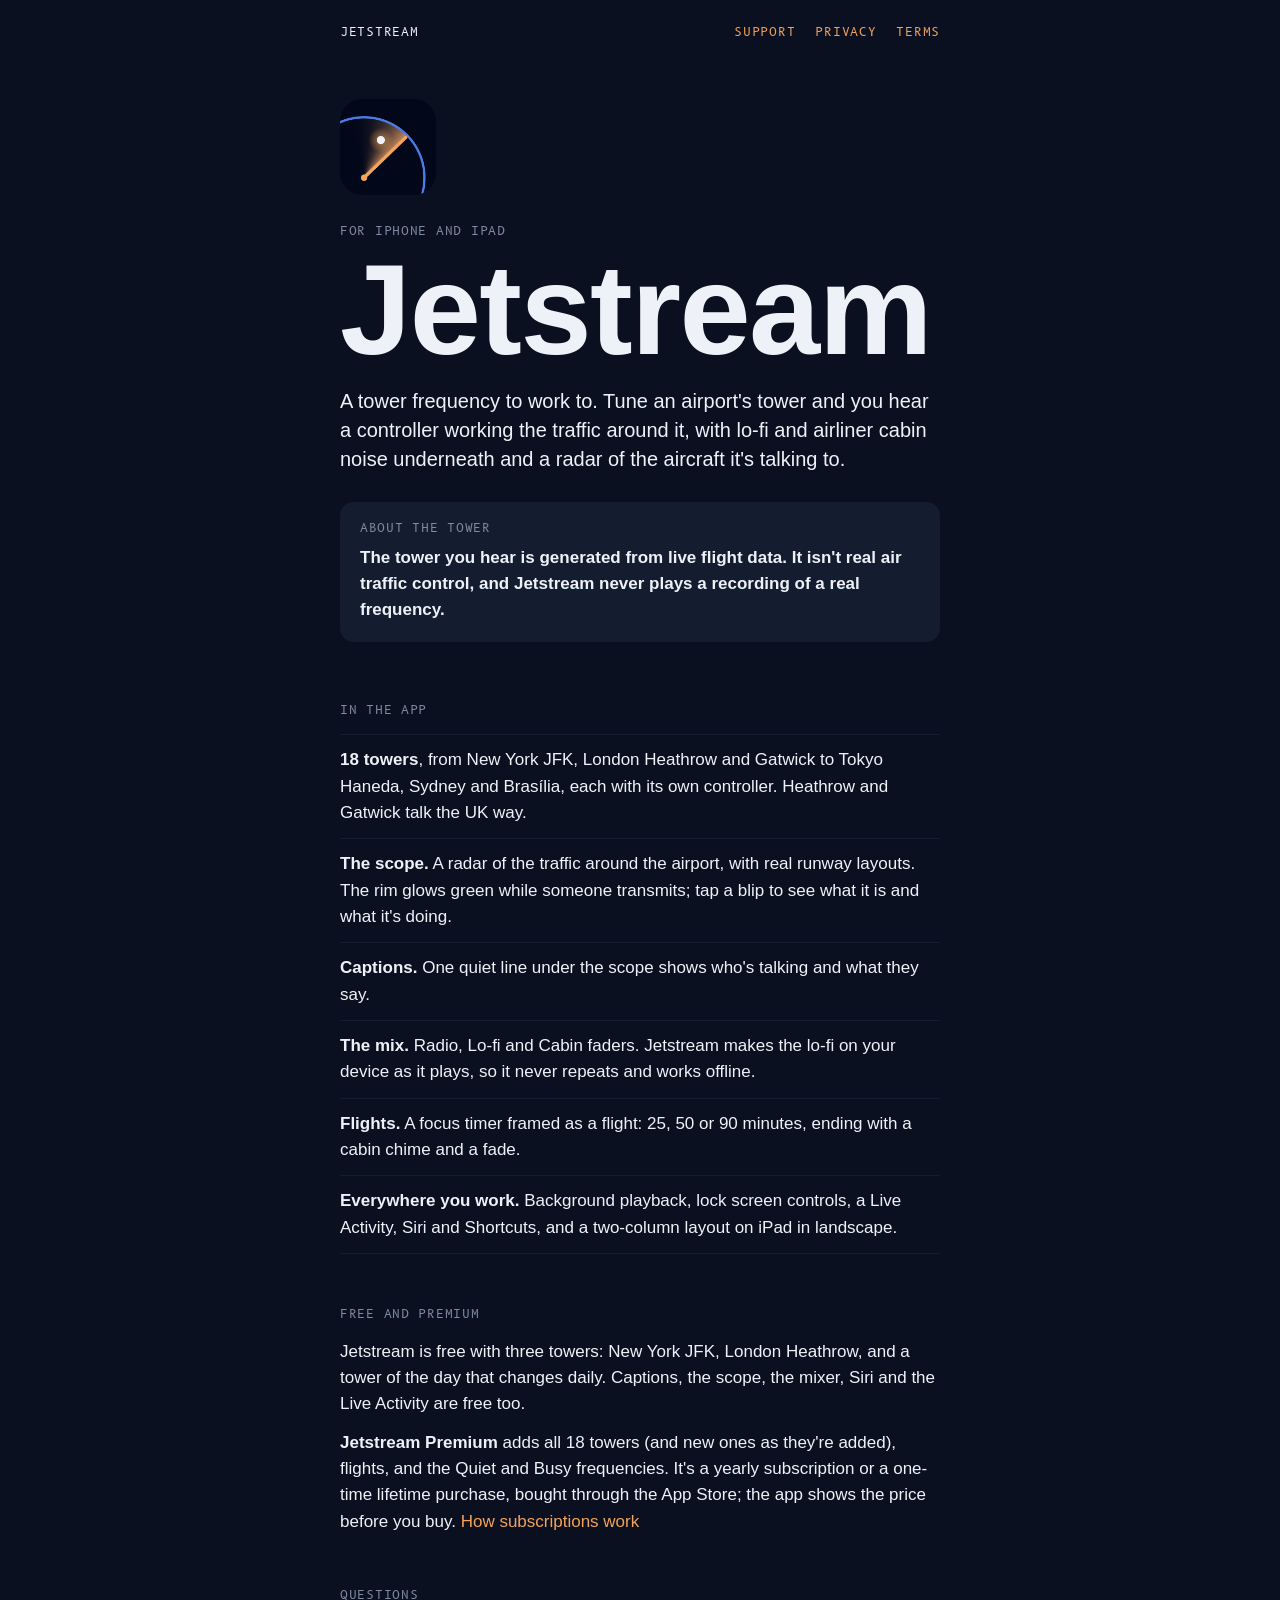
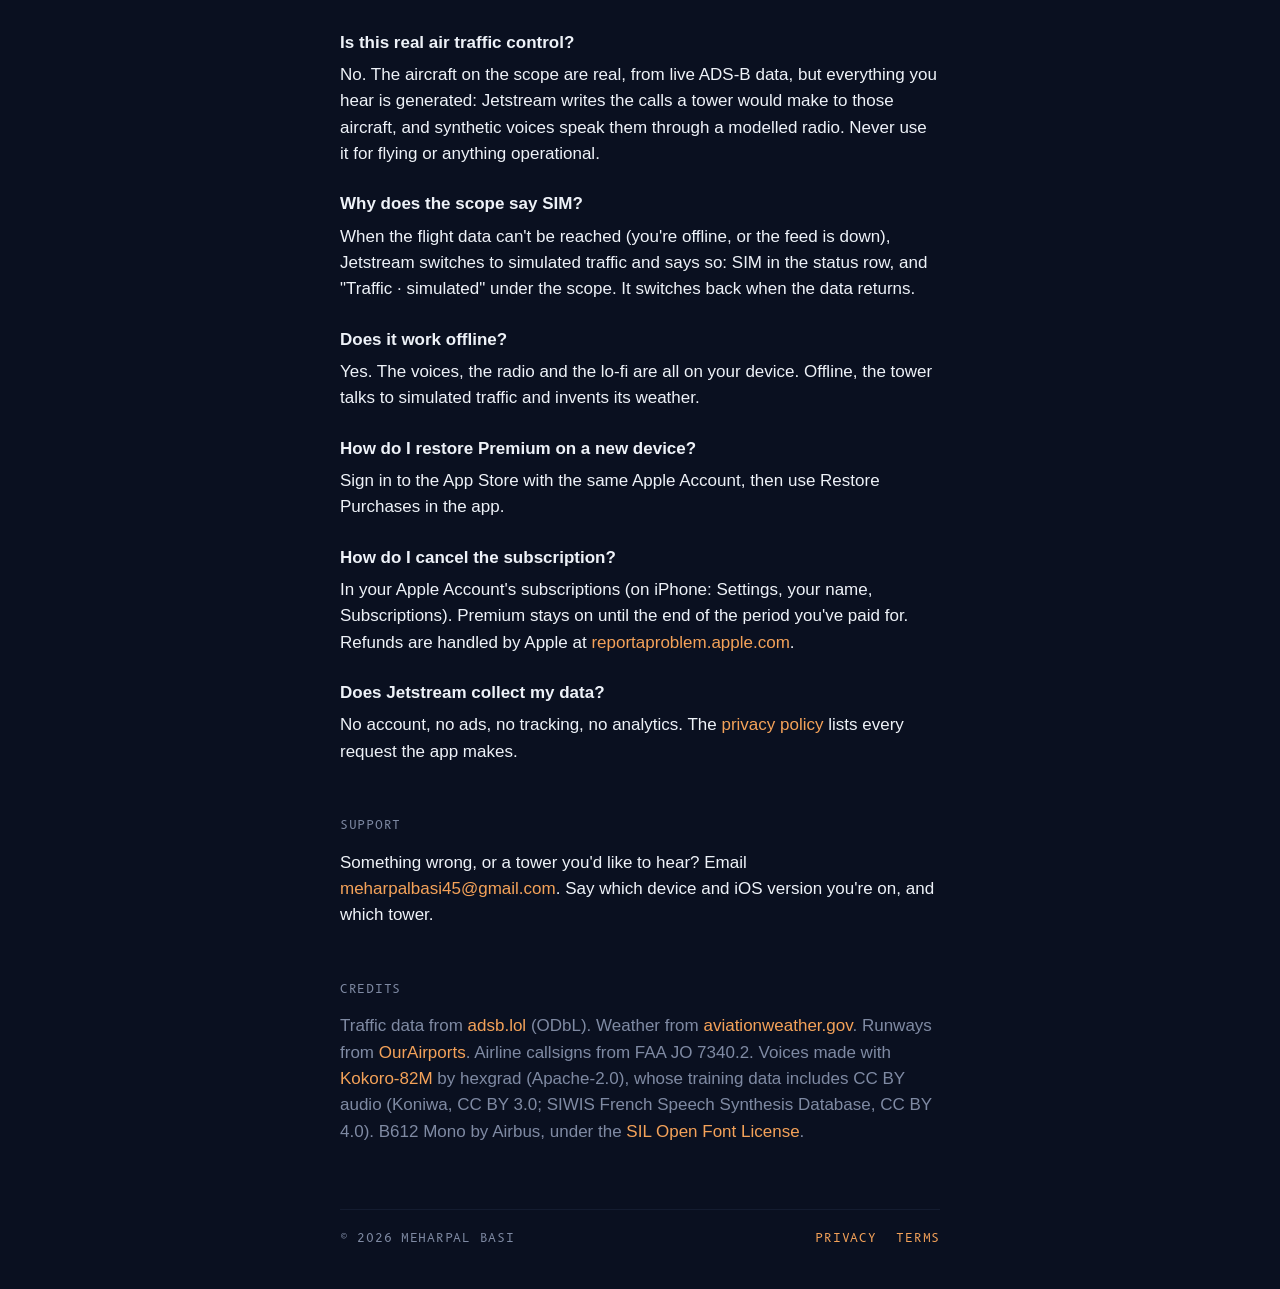
<file: index.html>
<!DOCTYPE html>
<html lang="en">
<head>
  <meta charset="utf-8">
  <meta name="viewport" content="width=device-width, initial-scale=1">
  <title>Jetstream: a tower frequency to work to</title>
  <meta name="description" content="Jetstream plays a generated airport tower frequency over lo-fi and cabin noise, with a radar of the live traffic around the airport. Support, privacy and terms.">
  <meta name="theme-color" content="#0a1020">
  <link rel="icon" type="image/png" href="favicon.png">
  <link rel="apple-touch-icon" href="apple-touch-icon.png">
  <link rel="stylesheet" href="style.css">
</head>
<body>
  <div class="column">
    <header class="top">
      <a class="home" href="index.html">Jetstream</a>
      <nav>
        <a href="#support">Support</a>
        <a href="privacy.html">Privacy</a>
        <a href="terms.html">Terms</a>
      </nav>
    </header>

    <main>
      <section class="hero">
        <img src="icon.png" width="96" height="96" alt="Jetstream app icon: a radar sweep and one aircraft on a night-blue ground">
        <p class="label">For iPhone and iPad</p>
        <h1 class="display">Jetstream</h1>
        <p class="lede">A tower frequency to work to. Tune an airport's tower and you hear a controller working the traffic around it, with lo-fi and airliner cabin noise underneath and a radar of the aircraft it's talking to.</p>
        <p class="note"><span class="label">About the tower</span>The tower you hear is generated from live flight data. It isn't real air traffic control, and Jetstream never plays a recording of a real frequency.</p>
      </section>

      <h2>In the app</h2>
      <ul class="rows">
        <li><strong>18 towers</strong>, from New York JFK, London Heathrow and Gatwick to Tokyo Haneda, Sydney and Brasília, each with its own controller. Heathrow and Gatwick talk the UK way.</li>
        <li><strong>The scope.</strong> A radar of the traffic around the airport, with real runway layouts. The rim glows green while someone transmits; tap a blip to see what it is and what it's doing.</li>
        <li><strong>Captions.</strong> One quiet line under the scope shows who's talking and what they say.</li>
        <li><strong>The mix.</strong> Radio, Lo-fi and Cabin faders. Jetstream makes the lo-fi on your device as it plays, so it never repeats and works offline.</li>
        <li><strong>Flights.</strong> A focus timer framed as a flight: 25, 50 or 90 minutes, ending with a cabin chime and a fade.</li>
        <li><strong>Everywhere you work.</strong> Background playback, lock screen controls, a Live Activity, Siri and Shortcuts, and a two-column layout on iPad in landscape.</li>
      </ul>

      <h2>Free and Premium</h2>
      <p>Jetstream is free with three towers: New York JFK, London Heathrow, and a tower of the day that changes daily. Captions, the scope, the mixer, Siri and the Live Activity are free too.</p>
      <p><strong>Jetstream Premium</strong> adds all 18 towers (and new ones as they're added), flights, and the Quiet and Busy frequencies. It's a yearly subscription or a one-time lifetime purchase, bought through the App Store; the app shows the price before you buy. <a href="terms.html#premium">How subscriptions work</a></p>

      <h2>Questions</h2>
      <h3>Is this real air traffic control?</h3>
      <p>No. The aircraft on the scope are real, from live ADS-B data, but everything you hear is generated: Jetstream writes the calls a tower would make to those aircraft, and synthetic voices speak them through a modelled radio. Never use it for flying or anything operational.</p>

      <h3>Why does the scope say SIM?</h3>
      <p>When the flight data can't be reached (you're offline, or the feed is down), Jetstream switches to simulated traffic and says so: SIM in the status row, and "Traffic · simulated" under the scope. It switches back when the data returns.</p>

      <h3>Does it work offline?</h3>
      <p>Yes. The voices, the radio and the lo-fi are all on your device. Offline, the tower talks to simulated traffic and invents its weather.</p>

      <h3>How do I restore Premium on a new device?</h3>
      <p>Sign in to the App Store with the same Apple Account, then use Restore Purchases in the app.</p>

      <h3>How do I cancel the subscription?</h3>
      <p>In your Apple Account's subscriptions (on iPhone: Settings, your name, Subscriptions). Premium stays on until the end of the period you've paid for. Refunds are handled by Apple at <a href="https://reportaproblem.apple.com">reportaproblem.apple.com</a>.</p>

      <h3>Does Jetstream collect my data?</h3>
      <p>No account, no ads, no tracking, no analytics. The <a href="privacy.html">privacy policy</a> lists every request the app makes.</p>

      <h2 id="support">Support</h2>
      <p>Something wrong, or a tower you'd like to hear? Email <a href="mailto:meharpalbasi45@gmail.com">meharpalbasi45@gmail.com</a>. Say which device and iOS version you're on, and which tower.</p>

      <h2>Credits</h2>
      <p class="quiet">Traffic data from <a href="https://adsb.lol">adsb.lol</a> (ODbL). Weather from <a href="https://aviationweather.gov">aviationweather.gov</a>. Runways from <a href="https://ourairports.com/data/">OurAirports</a>. Airline callsigns from FAA JO 7340.2. Voices made with <a href="https://huggingface.co/hexgrad/Kokoro-82M">Kokoro-82M</a> by hexgrad (Apache-2.0), whose training data includes CC BY audio (Koniwa, CC BY 3.0; SIWIS French Speech Synthesis Database, CC BY 4.0). B612 Mono by Airbus, under the <a href="fonts/OFL.txt">SIL Open Font License</a>.</p>
    </main>

    <footer class="footer">
      <span>© 2026 Meharpal Basi</span>
      <nav>
        <a href="privacy.html">Privacy</a>
        <a href="terms.html">Terms</a>
      </nav>
    </footer>
  </div>
</body>
</html>
</file>
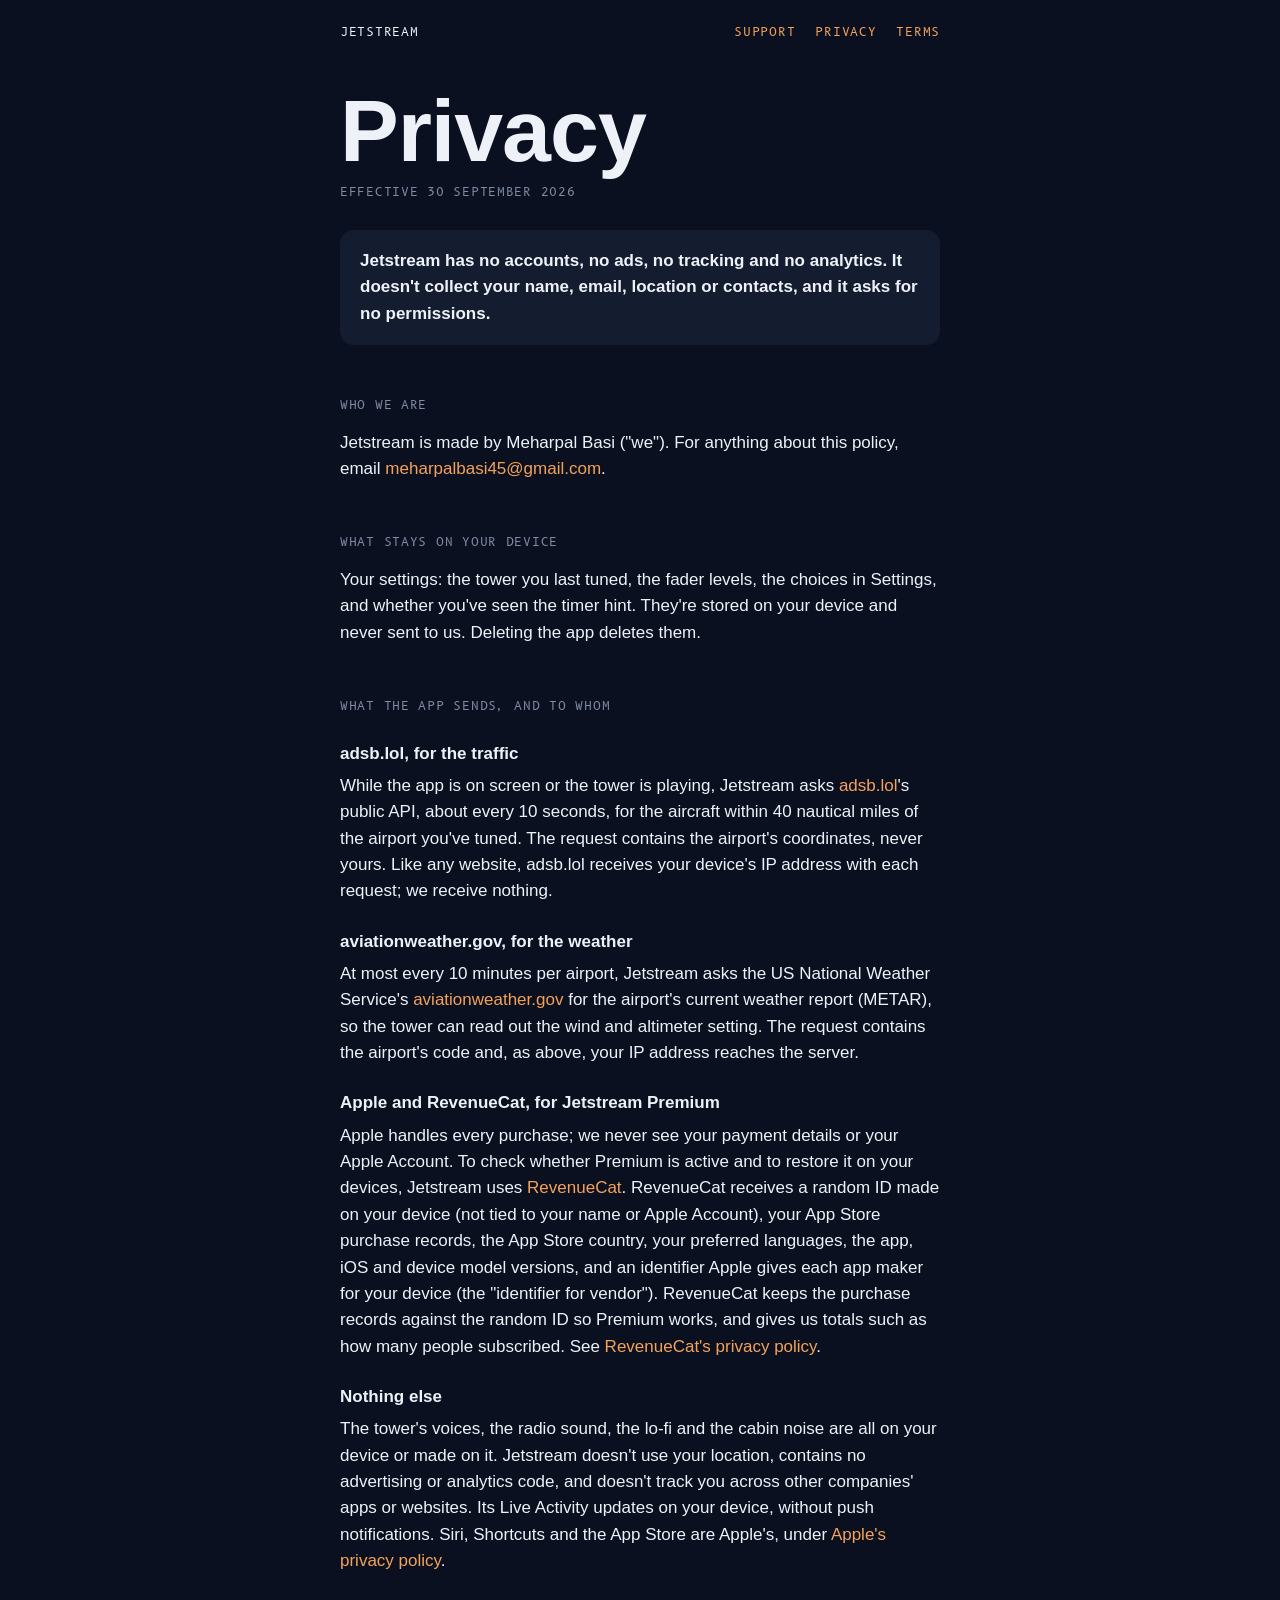
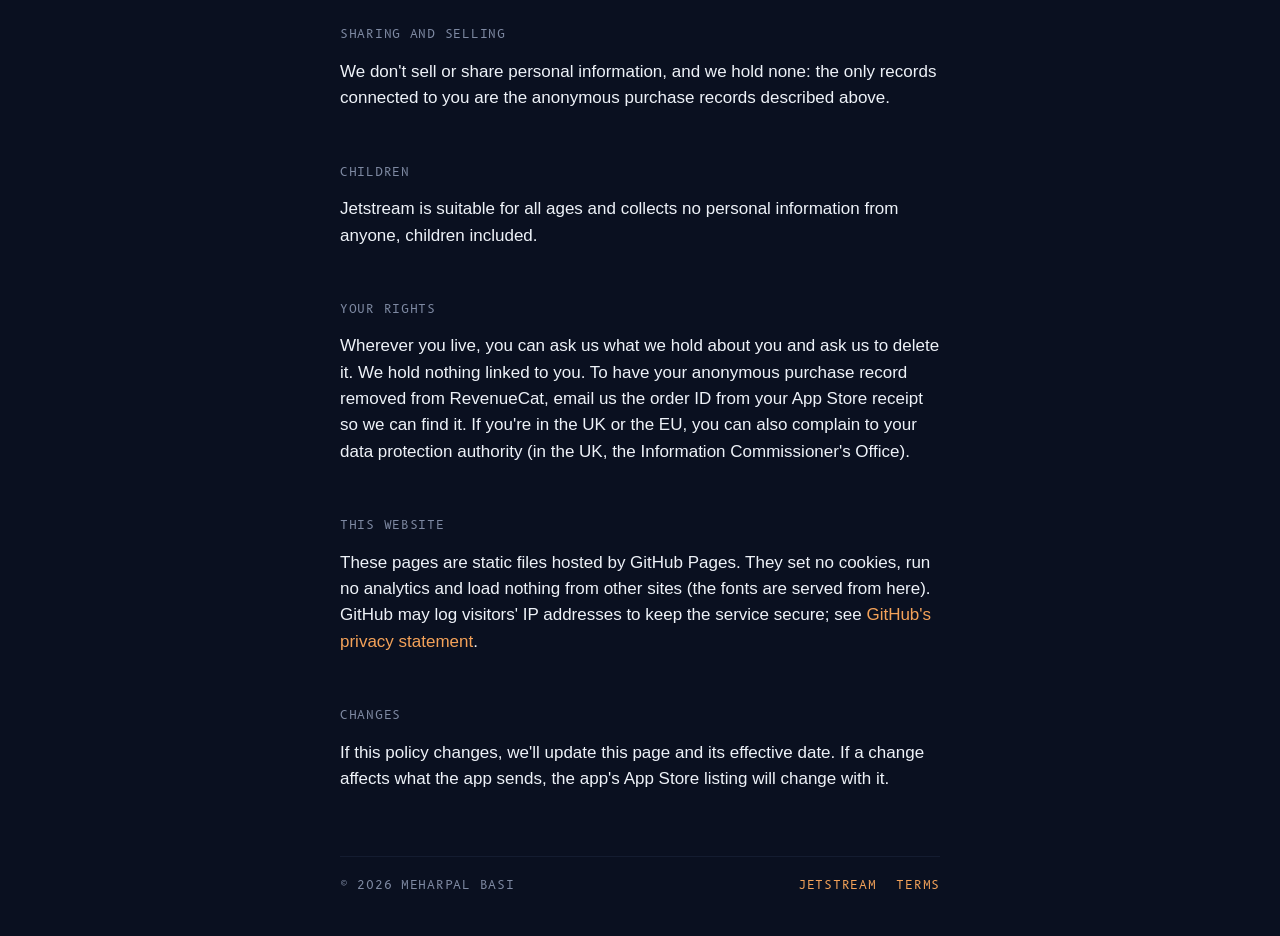
<file: privacy.html>
<!DOCTYPE html>
<html lang="en">
<head>
  <meta charset="utf-8">
  <meta name="viewport" content="width=device-width, initial-scale=1">
  <title>Privacy policy · Jetstream</title>
  <meta name="description" content="What Jetstream sends, to whom, and what it keeps: no account, no ads, no tracking.">
  <meta name="theme-color" content="#0a1020">
  <link rel="icon" type="image/png" href="favicon.png">
  <link rel="apple-touch-icon" href="apple-touch-icon.png">
  <link rel="stylesheet" href="style.css">
</head>
<body>
  <div class="column">
    <header class="top">
      <a class="home" href="index.html">Jetstream</a>
      <nav>
        <a href="index.html#support">Support</a>
        <a href="privacy.html" aria-current="page">Privacy</a>
        <a href="terms.html">Terms</a>
      </nav>
    </header>

    <main class="legal">
      <h1 class="display page-title">Privacy</h1>
      <p class="label updated">Effective 30 September 2026</p>

      <p class="note">Jetstream has no accounts, no ads, no tracking and no analytics. It doesn't collect your name, email, location or contacts, and it asks for no permissions.</p>

      <h2>Who we are</h2>
      <p>Jetstream is made by Meharpal Basi ("we"). For anything about this policy, email <a href="mailto:meharpalbasi45@gmail.com">meharpalbasi45@gmail.com</a>.</p>

      <h2>What stays on your device</h2>
      <p>Your settings: the tower you last tuned, the fader levels, the choices in Settings, and whether you've seen the timer hint. They're stored on your device and never sent to us. Deleting the app deletes them.</p>

      <h2>What the app sends, and to whom</h2>
      <h3>adsb.lol, for the traffic</h3>
      <p>While the app is on screen or the tower is playing, Jetstream asks <a href="https://adsb.lol">adsb.lol</a>'s public API, about every 10 seconds, for the aircraft within 40 nautical miles of the airport you've tuned. The request contains the airport's coordinates, never yours. Like any website, adsb.lol receives your device's IP address with each request; we receive nothing.</p>

      <h3>aviationweather.gov, for the weather</h3>
      <p>At most every 10 minutes per airport, Jetstream asks the US National Weather Service's <a href="https://aviationweather.gov">aviationweather.gov</a> for the airport's current weather report (METAR), so the tower can read out the wind and altimeter setting. The request contains the airport's code and, as above, your IP address reaches the server.</p>

      <h3>Apple and RevenueCat, for Jetstream Premium</h3>
      <p>Apple handles every purchase; we never see your payment details or your Apple Account. To check whether Premium is active and to restore it on your devices, Jetstream uses <a href="https://www.revenuecat.com">RevenueCat</a>. RevenueCat receives a random ID made on your device (not tied to your name or Apple Account), your App Store purchase records, the App Store country, your preferred languages, the app, iOS and device model versions, and an identifier Apple gives each app maker for your device (the "identifier for vendor"). RevenueCat keeps the purchase records against the random ID so Premium works, and gives us totals such as how many people subscribed. See <a href="https://www.revenuecat.com/privacy">RevenueCat's privacy policy</a>.</p>

      <h3>Nothing else</h3>
      <p>The tower's voices, the radio sound, the lo-fi and the cabin noise are all on your device or made on it. Jetstream doesn't use your location, contains no advertising or analytics code, and doesn't track you across other companies' apps or websites. Its Live Activity updates on your device, without push notifications. Siri, Shortcuts and the App Store are Apple's, under <a href="https://www.apple.com/legal/privacy/">Apple's privacy policy</a>.</p>

      <h2>Sharing and selling</h2>
      <p>We don't sell or share personal information, and we hold none: the only records connected to you are the anonymous purchase records described above.</p>

      <h2>Children</h2>
      <p>Jetstream is suitable for all ages and collects no personal information from anyone, children included.</p>

      <h2>Your rights</h2>
      <p>Wherever you live, you can ask us what we hold about you and ask us to delete it. We hold nothing linked to you. To have your anonymous purchase record removed from RevenueCat, email us the order ID from your App Store receipt so we can find it. If you're in the UK or the EU, you can also complain to your data protection authority (in the UK, the Information Commissioner's Office).</p>

      <h2>This website</h2>
      <p>These pages are static files hosted by GitHub Pages. They set no cookies, run no analytics and load nothing from other sites (the fonts are served from here). GitHub may log visitors' IP addresses to keep the service secure; see <a href="https://docs.github.com/en/site-policy/privacy-policies/github-general-privacy-statement">GitHub's privacy statement</a>.</p>

      <h2>Changes</h2>
      <p>If this policy changes, we'll update this page and its effective date. If a change affects what the app sends, the app's App Store listing will change with it.</p>
    </main>

    <footer class="footer">
      <span>© 2026 Meharpal Basi</span>
      <nav>
        <a href="index.html">Jetstream</a>
        <a href="terms.html">Terms</a>
      </nav>
    </footer>
  </div>
</body>
</html>
</file>
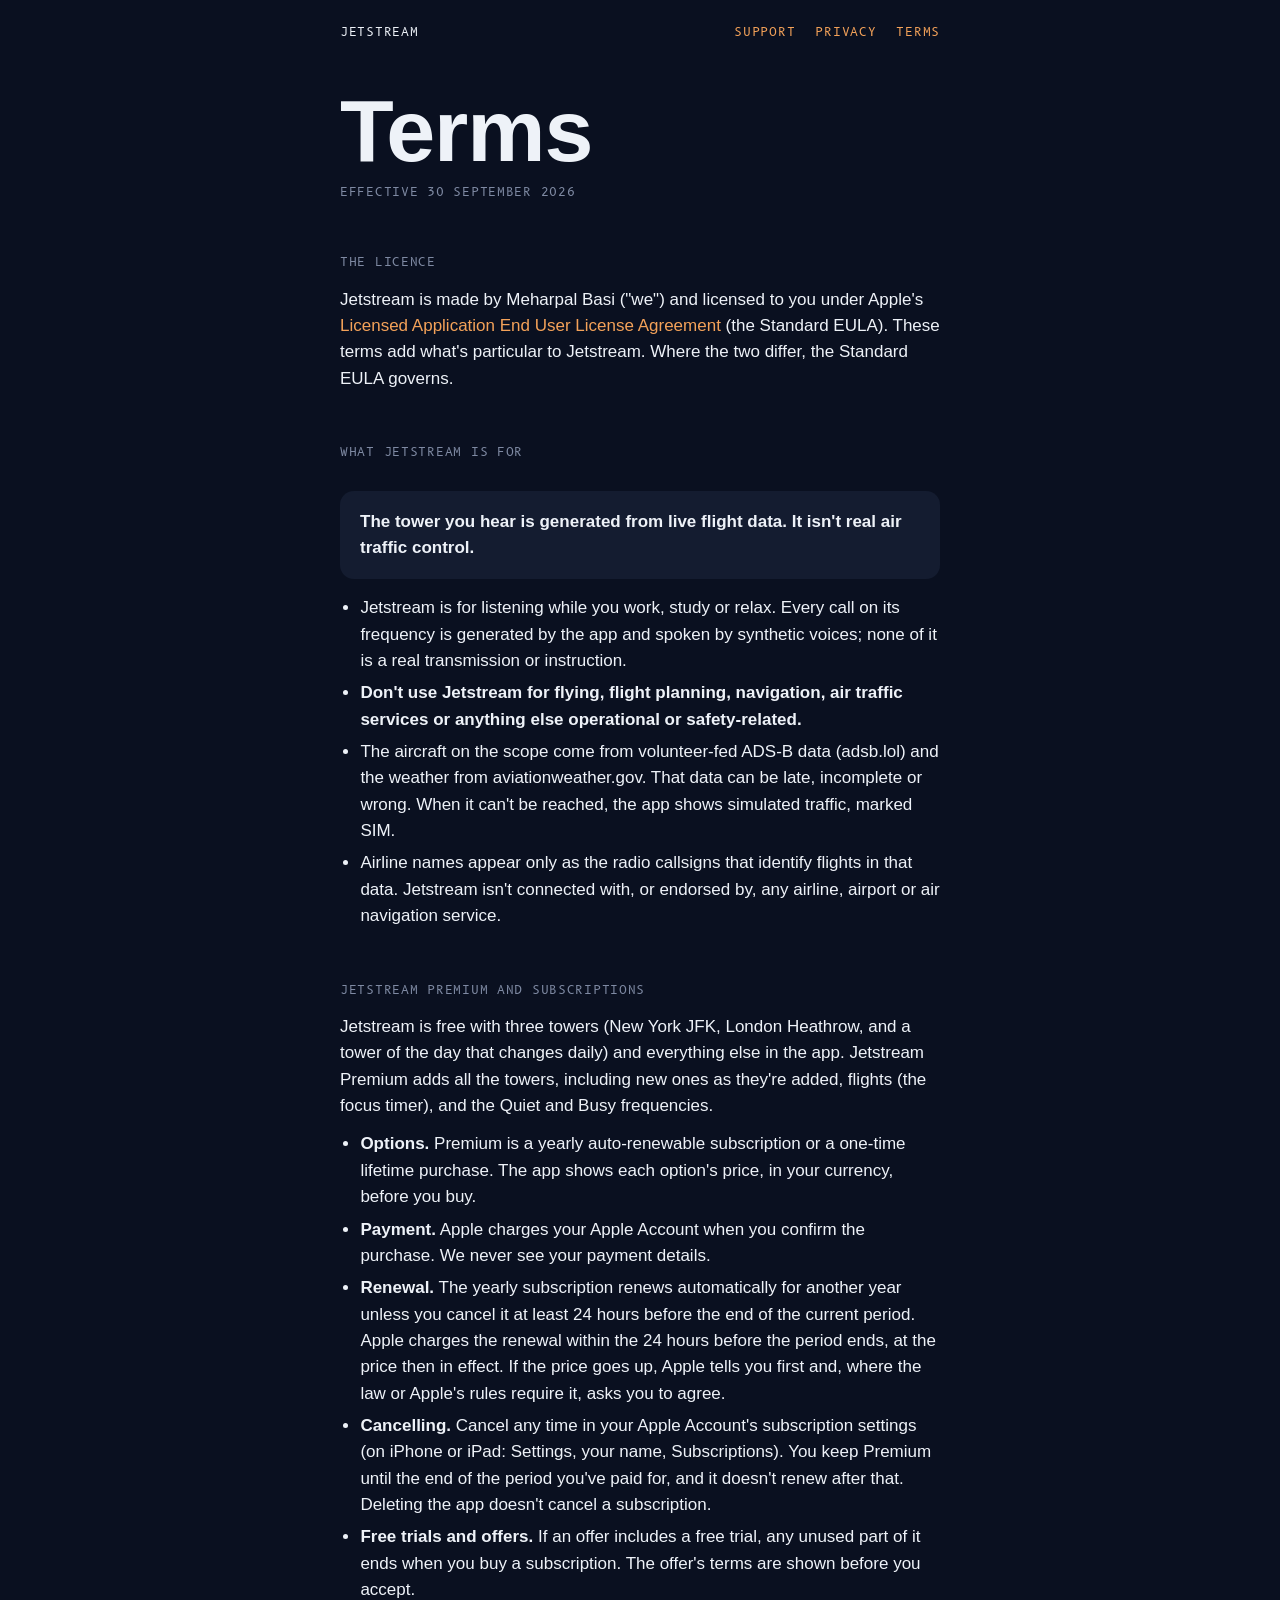
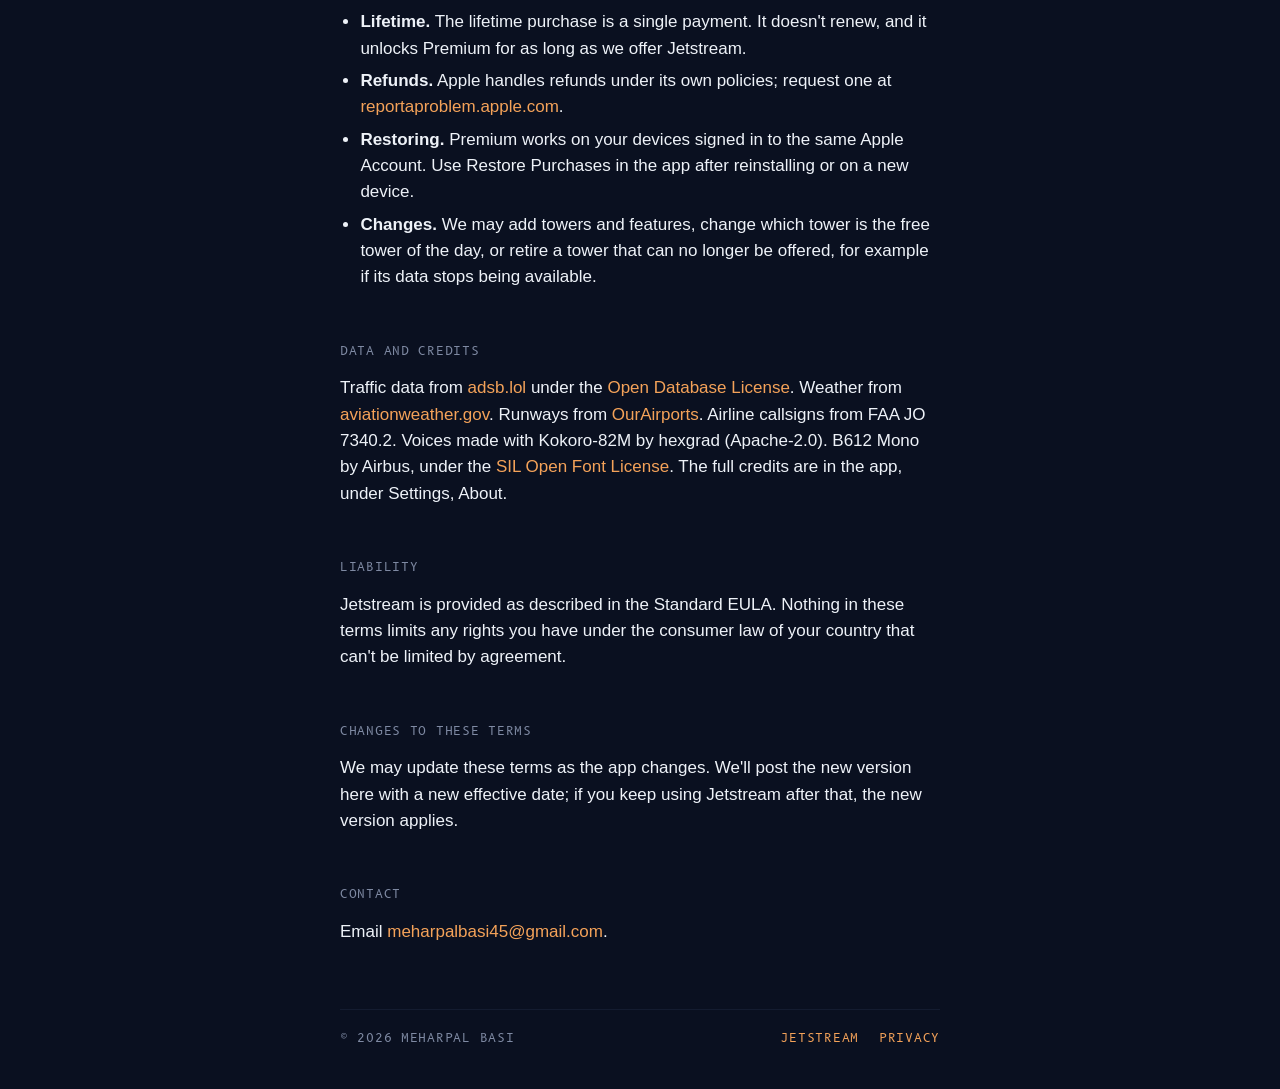
<file: terms.html>
<!DOCTYPE html>
<html lang="en">
<head>
  <meta charset="utf-8">
  <meta name="viewport" content="width=device-width, initial-scale=1">
  <title>Terms · Jetstream</title>
  <meta name="description" content="The terms for using Jetstream and Jetstream Premium, including how subscriptions renew and how to cancel.">
  <meta name="theme-color" content="#0a1020">
  <link rel="icon" type="image/png" href="favicon.png">
  <link rel="apple-touch-icon" href="apple-touch-icon.png">
  <link rel="stylesheet" href="style.css">
</head>
<body>
  <div class="column">
    <header class="top">
      <a class="home" href="index.html">Jetstream</a>
      <nav>
        <a href="index.html#support">Support</a>
        <a href="privacy.html">Privacy</a>
        <a href="terms.html" aria-current="page">Terms</a>
      </nav>
    </header>

    <main class="legal">
      <h1 class="display page-title">Terms</h1>
      <p class="label updated">Effective 30 September 2026</p>

      <h2>The licence</h2>
      <p>Jetstream is made by Meharpal Basi ("we") and licensed to you under Apple's <a href="https://www.apple.com/legal/internet-services/itunes/dev/stdeula/">Licensed Application End User License Agreement</a> (the Standard EULA). These terms add what's particular to Jetstream. Where the two differ, the Standard EULA governs.</p>

      <h2>What Jetstream is for</h2>
      <p class="note">The tower you hear is generated from live flight data. It isn't real air traffic control.</p>
      <ul class="plain" style="margin-top: 16px">
        <li>Jetstream is for listening while you work, study or relax. Every call on its frequency is generated by the app and spoken by synthetic voices; none of it is a real transmission or instruction.</li>
        <li><strong>Don't use Jetstream for flying, flight planning, navigation, air traffic services or anything else operational or safety-related.</strong></li>
        <li>The aircraft on the scope come from volunteer-fed ADS-B data (adsb.lol) and the weather from aviationweather.gov. That data can be late, incomplete or wrong. When it can't be reached, the app shows simulated traffic, marked SIM.</li>
        <li>Airline names appear only as the radio callsigns that identify flights in that data. Jetstream isn't connected with, or endorsed by, any airline, airport or air navigation service.</li>
      </ul>

      <h2 id="premium">Jetstream Premium and subscriptions</h2>
      <p>Jetstream is free with three towers (New York JFK, London Heathrow, and a tower of the day that changes daily) and everything else in the app. Jetstream Premium adds all the towers, including new ones as they're added, flights (the focus timer), and the Quiet and Busy frequencies.</p>
      <ul class="plain" style="margin-top: 12px">
        <li><strong>Options.</strong> Premium is a yearly auto-renewable subscription or a one-time lifetime purchase. The app shows each option's price, in your currency, before you buy.</li>
        <li><strong>Payment.</strong> Apple charges your Apple Account when you confirm the purchase. We never see your payment details.</li>
        <li><strong>Renewal.</strong> The yearly subscription renews automatically for another year unless you cancel it at least 24 hours before the end of the current period. Apple charges the renewal within the 24 hours before the period ends, at the price then in effect. If the price goes up, Apple tells you first and, where the law or Apple's rules require it, asks you to agree.</li>
        <li><strong>Cancelling.</strong> Cancel any time in your Apple Account's subscription settings (on iPhone or iPad: Settings, your name, Subscriptions). You keep Premium until the end of the period you've paid for, and it doesn't renew after that. Deleting the app doesn't cancel a subscription.</li>
        <li><strong>Free trials and offers.</strong> If an offer includes a free trial, any unused part of it ends when you buy a subscription. The offer's terms are shown before you accept.</li>
        <li><strong>Lifetime.</strong> The lifetime purchase is a single payment. It doesn't renew, and it unlocks Premium for as long as we offer Jetstream.</li>
        <li><strong>Refunds.</strong> Apple handles refunds under its own policies; request one at <a href="https://reportaproblem.apple.com">reportaproblem.apple.com</a>.</li>
        <li><strong>Restoring.</strong> Premium works on your devices signed in to the same Apple Account. Use Restore Purchases in the app after reinstalling or on a new device.</li>
        <li><strong>Changes.</strong> We may add towers and features, change which tower is the free tower of the day, or retire a tower that can no longer be offered, for example if its data stops being available.</li>
      </ul>

      <h2>Data and credits</h2>
      <p>Traffic data from <a href="https://adsb.lol">adsb.lol</a> under the <a href="https://opendatacommons.org/licenses/odbl/1-0/">Open Database License</a>. Weather from <a href="https://aviationweather.gov">aviationweather.gov</a>. Runways from <a href="https://ourairports.com/data/">OurAirports</a>. Airline callsigns from FAA JO 7340.2. Voices made with Kokoro-82M by hexgrad (Apache-2.0). B612 Mono by Airbus, under the <a href="fonts/OFL.txt">SIL Open Font License</a>. The full credits are in the app, under Settings, About.</p>

      <h2>Liability</h2>
      <p>Jetstream is provided as described in the Standard EULA. Nothing in these terms limits any rights you have under the consumer law of your country that can't be limited by agreement.</p>

      <h2>Changes to these terms</h2>
      <p>We may update these terms as the app changes. We'll post the new version here with a new effective date; if you keep using Jetstream after that, the new version applies.</p>

      <h2>Contact</h2>
      <p>Email <a href="mailto:meharpalbasi45@gmail.com">meharpalbasi45@gmail.com</a>.</p>
    </main>

    <footer class="footer">
      <span>© 2026 Meharpal Basi</span>
      <nav>
        <a href="index.html">Jetstream</a>
        <a href="privacy.html">Privacy</a>
      </nav>
    </footer>
  </div>
</body>
</html>
</file>
<file: style.css>
/*
  Jetstream support site. The app's palette and type (DESIGN.md): Night ground, Runway text, Fog for quiet
  labels, Haze for the one raised surface, Sodium only on what you can click. B612 Mono (OFL, served from
  this site) for labels; the system's heaviest, narrowest sans for display type (SF Pro can't be embedded
  on the web, so no font is fetched for it); the system sans for sentences. Flat: no gradients, no shadows.
*/

@font-face {
  font-family: "B612 Mono";
  src: url("fonts/B612Mono-Regular.ttf") format("truetype");
  font-weight: 400;
  font-display: swap;
}

@font-face {
  font-family: "B612 Mono";
  src: url("fonts/B612Mono-Bold.ttf") format("truetype");
  font-weight: 700;
  font-display: swap;
}

:root {
  --night: #0a1020;
  --haze: #141c30;
  --fog: #7f8aa3;
  --runway: #eef2f8;
  --sodium: #f4a259;
  --display: -apple-system, BlinkMacSystemFont, "Helvetica Neue", Helvetica, Arial, sans-serif;
  --body: -apple-system, BlinkMacSystemFont, "Segoe UI", Roboto, "Helvetica Neue", Arial, sans-serif;
  --data: "B612 Mono", ui-monospace, "SF Mono", Menlo, Consolas, monospace;
  color-scheme: dark;
}

* {
  box-sizing: border-box;
  margin: 0;
  padding: 0;
}

html {
  background: var(--night);
  -webkit-text-size-adjust: 100%;
}

body {
  background: var(--night);
  color: var(--runway);
  font: 17px/1.55 var(--body);
  -webkit-font-smoothing: antialiased;
}

.column {
  max-width: 640px;
  margin: 0 auto;
  padding: 0 20px;
}

a {
  color: var(--sodium);
  text-decoration: none;
}

a:hover,
a:focus-visible {
  text-decoration: underline;
  text-underline-offset: 3px;
}

/* Top row, like the app's status row: the name on the left, the pages on the right. */
.top {
  display: flex;
  justify-content: space-between;
  align-items: baseline;
  gap: 16px;
  padding: 24px 0 0;
}

.label,
.top,
h2,
.footer {
  font-family: var(--data);
  font-size: 12px;
  font-weight: 400;
  letter-spacing: 0.06em;
  text-transform: uppercase;
}

.label,
h2 {
  color: var(--fog);
}

.top .home {
  color: var(--runway);
}

.top nav {
  display: flex;
  gap: 20px;
}

/* The one loud type on a page, like the ident. */
.display {
  font-family: var(--display);
  font-weight: 900;
  font-stretch: condensed;
  letter-spacing: -0.012em;
  line-height: 0.92;
}

.hero {
  padding: 56px 0 8px;
}

.hero img {
  display: block;
  width: 96px;
  height: 96px;
  border-radius: 22px;
  margin-bottom: 28px;
}

/* Sized to fit a phone even where the system face has no condensed width (Chrome, other platforms). */
.hero h1 {
  font-size: clamp(52px, 15.5vw, 128px);
  margin: 10px 0 18px;
}

.hero .lede {
  font-size: 20px;
  line-height: 1.45;
  max-width: 34em;
}

.page-title {
  font-size: clamp(48px, 13vw, 88px);
  margin: 48px 0 12px;
}

h2 {
  margin: 52px 0 14px;
}

h3 {
  font-size: 17px;
  font-weight: 600;
  margin: 24px 0 6px;
}

p + p {
  margin-top: 12px;
}

.quiet {
  color: var(--fog);
}

/* The raised surface: what the tower is, said once and plainly. */
.note {
  background: var(--haze);
  border-radius: 14px;
  padding: 18px 20px;
  margin: 28px 0 0;
  font-weight: 600;
}

.note .label {
  display: block;
  margin-bottom: 6px;
  font-weight: 400;
}

ul.rows {
  list-style: none;
}

ul.rows li {
  padding: 12px 0;
  border-top: 1px solid var(--haze);
}

ul.rows li:last-child {
  border-bottom: 1px solid var(--haze);
}

ul.plain {
  padding-left: 1.2em;
}

ul.plain li + li {
  margin-top: 6px;
}

.data {
  font-family: var(--data);
  font-size: 15px;
}

.placeholder {
  overflow-wrap: anywhere;
  font-family: var(--data);
  color: var(--sodium);
  background: var(--haze);
  border-radius: 6px;
  padding: 1px 6px;
}

.legal p,
.legal li {
  color: var(--runway);
}

.legal .updated {
  margin-bottom: 8px;
  color: var(--fog);
}

.footer {
  display: flex;
  flex-wrap: wrap;
  justify-content: space-between;
  gap: 12px 20px;
  margin: 64px 0 0;
  padding: 20px 0 40px;
  border-top: 1px solid var(--haze);
  color: var(--fog);
}

.footer nav {
  display: flex;
  gap: 20px;
}

@media (max-width: 420px) {
  body {
    font-size: 16px;
  }

  .column {
    padding: 0 16px;
  }

  .hero .lede {
    font-size: 18px;
  }
}
</file>
